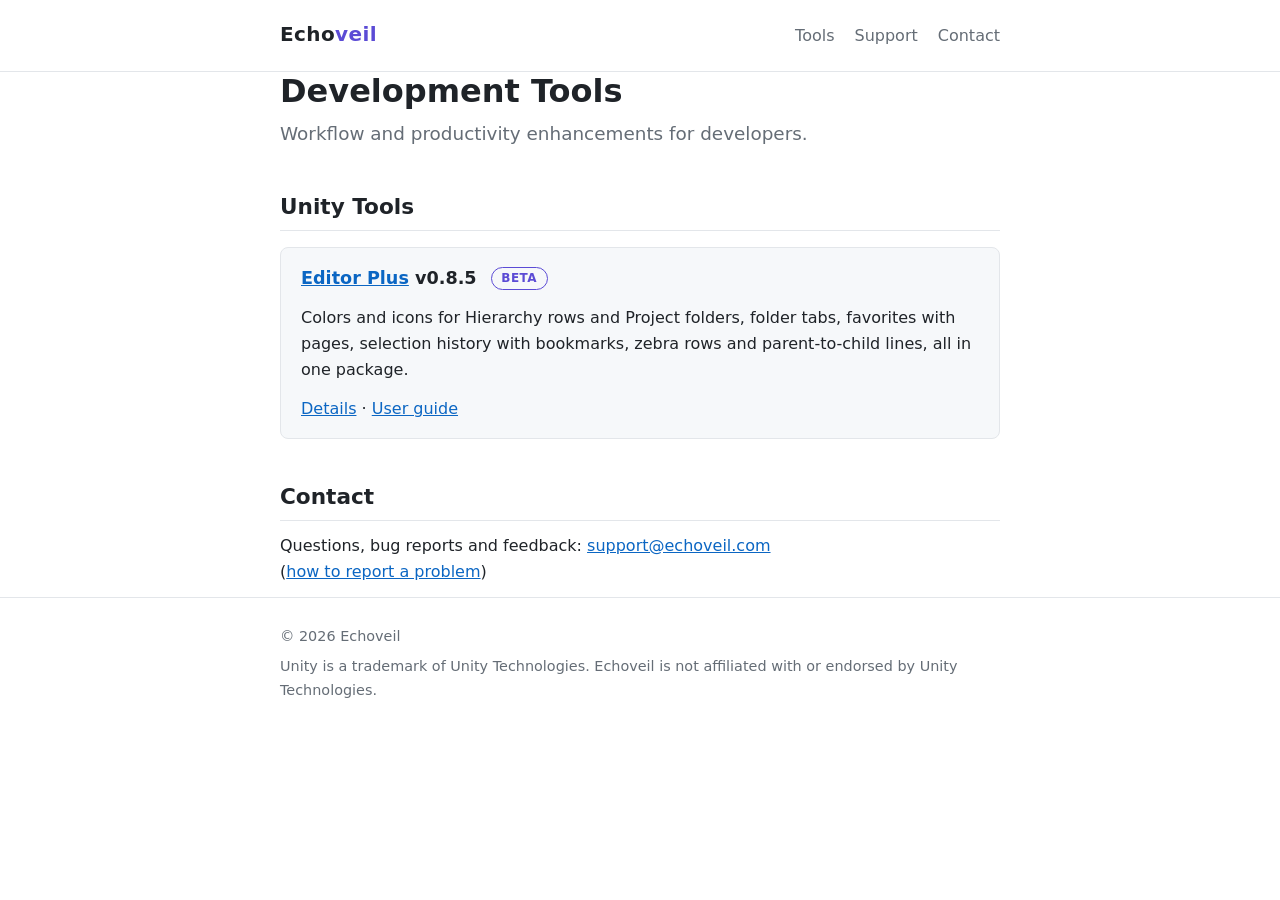
<file: index.html>
<!DOCTYPE html>
<html lang="en">
<head>
  <meta charset="UTF-8">
  <meta name="viewport" content="width=device-width, initial-scale=1">
  <title>Echoveil: tools for the Unity Editor</title>
  <meta name="description" content="Echoveil makes tools for the Unity Editor. Editor Plus adds colors, icons, tabs, favorites and navigation to the Hierarchy and Project windows.">
  <link rel="stylesheet" href="style.css">
</head>
<body>
  <header class="site">
    <div class="wrap">
      <a class="brand" href="index.html">Echo<span>veil</span></a>
      <nav aria-label="Main">
        <ul>
          <li><a href="index.html#tools">Tools</a></li>
          <!-- <li><a href="index.html#about">About</a></li> -->
          <li><a href="support.html">Support</a></li>
          <li><a href="index.html#contact">Contact</a></li>
        </ul>
      </nav>
    </div>
  </header>

  <main class="wrap">
    <h1>Development Tools</h1>
    <p class="lede">Workflow and productivity enhancements for developers.</p>

    <section id="tools">
      <h2>Unity Tools</h2>
      <div class="card">
        <h3><a href="editor-plus.html">Editor Plus</a> v0.8.5 <span class="badge">Beta</span></h3>
        <p>Colors and icons for Hierarchy rows and Project folders, folder tabs, favorites with pages,
           selection history with bookmarks, zebra rows and parent-to-child lines, all in one package.</p>
        <p><a href="editor-plus.html">Details</a> · <a href="docs/editor-plus.html">User guide</a></p>
      </div>
    </section>


    <section id="contact">
      <h2>Contact</h2>
      <p>Questions, bug reports and feedback:
         <a href="mailto:support@echoveil.com">support@echoveil.com</a><br>
         (<a href="support.html">how to report a problem</a>)</p>
    </section>
  </main>

  <footer class="site">
    <div class="wrap">
      <p>&copy; 2026 Echoveil</p>
      <p>Unity is a trademark of Unity Technologies. Echoveil is not affiliated with or endorsed by Unity Technologies.</p>
    </div>
  </footer>
</body>
</html>
</file>
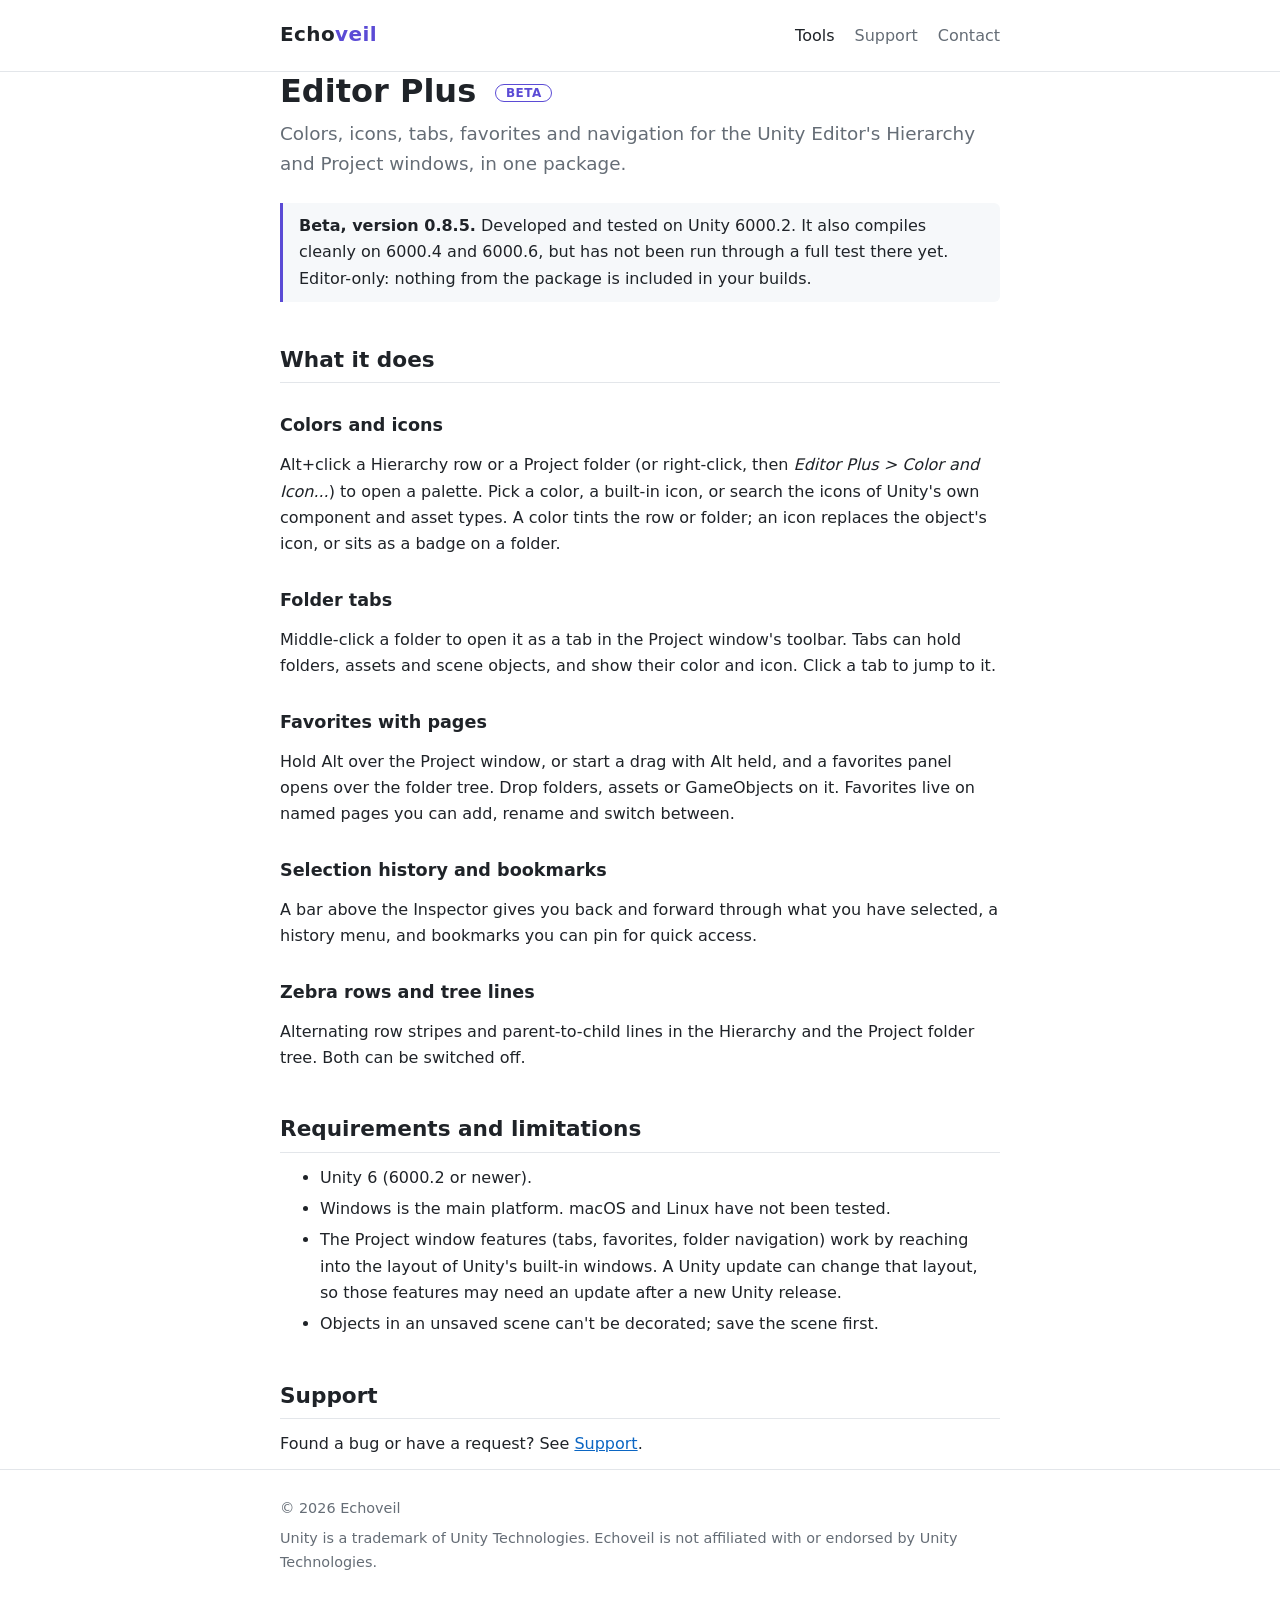
<file: editor-plus.html>
<!DOCTYPE html>
<html lang="en">
<head>
  <meta charset="UTF-8">
  <meta name="viewport" content="width=device-width, initial-scale=1">
  <title>Editor Plus | Echoveil</title>
  <meta name="description" content="Editor Plus for the Unity Editor: colors and icons for Hierarchy rows and Project folders, folder tabs, favorites, selection history, zebra rows and tree lines.">
  <link rel="stylesheet" href="style.css">
</head>
<body>
  <header class="site">
    <div class="wrap">
      <a class="brand" href="index.html">Echo<span>veil</span></a>
      <nav aria-label="Main">
        <ul>
          <li><a href="index.html#tools" aria-current="page">Tools</a></li>
          <!-- <li><a href="index.html#about">About</a></li> -->
          <li><a href="support.html">Support</a></li>
          <li><a href="index.html#contact">Contact</a></li>
        </ul>
      </nav>
    </div>
  </header>

  <main class="wrap">
    <h1>Editor Plus <span class="badge">Beta</span></h1>
    <p class="lede">Colors, icons, tabs, favorites and navigation for the Unity Editor's Hierarchy and Project windows, in one package.</p>

    <div class="note">
      <strong>Beta, version 0.8.5.</strong> Developed and tested on Unity 6000.2. It also compiles cleanly
      on 6000.4 and 6000.6, but has not been run through a full test there yet.
      Editor-only: nothing from the package is included in your builds.
    </div>

    <h2>What it does</h2>

    <h3>Colors and icons</h3>
    <p>Alt+click a Hierarchy row or a Project folder (or right-click, then <em>Editor Plus &gt; Color and Icon...</em>)
       to open a palette. Pick a color, a built-in icon, or search the icons of Unity's own component and asset types.
       A color tints the row or folder; an icon replaces the object's icon, or sits as a badge on a folder.</p>

    <h3>Folder tabs</h3>
    <p>Middle-click a folder to open it as a tab in the Project window's toolbar. Tabs can hold folders, assets and
       scene objects, and show their color and icon. Click a tab to jump to it.</p>

    <h3>Favorites with pages</h3>
    <p>Hold Alt over the Project window, or start a drag with Alt held, and a favorites panel opens over the folder tree.
       Drop folders, assets or GameObjects on it. Favorites live on named pages you can add, rename and switch between.</p>

    <h3>Selection history and bookmarks</h3>
    <p>A bar above the Inspector gives you back and forward through what you have selected, a history menu, and
       bookmarks you can pin for quick access.</p>

    <h3>Zebra rows and tree lines</h3>
    <p>Alternating row stripes and parent-to-child lines in the Hierarchy and the Project folder tree. Both can be switched off.</p>


    <h2>Requirements and limitations</h2>
    <ul>
      <li>Unity 6 (6000.2 or newer).</li>
      <li>Windows is the main platform. macOS and Linux have not been tested.</li>
      <li>The Project window features (tabs, favorites, folder navigation) work by reaching into the layout of
          Unity's built-in windows. A Unity update can change that layout, so those features may need an update
          after a new Unity release.</li>
      <li>Objects in an unsaved scene can't be decorated; save the scene first.</li>
    </ul>


    <h2>Support</h2>
    <p>Found a bug or have a request? See <a href="support.html">Support</a>.</p>
  </main>

  <footer class="site">
    <div class="wrap">
      <p>&copy; 2026 Echoveil</p>
      <p>Unity is a trademark of Unity Technologies. Echoveil is not affiliated with or endorsed by Unity Technologies.</p>
    </div>
  </footer>
</body>
</html>
</file>
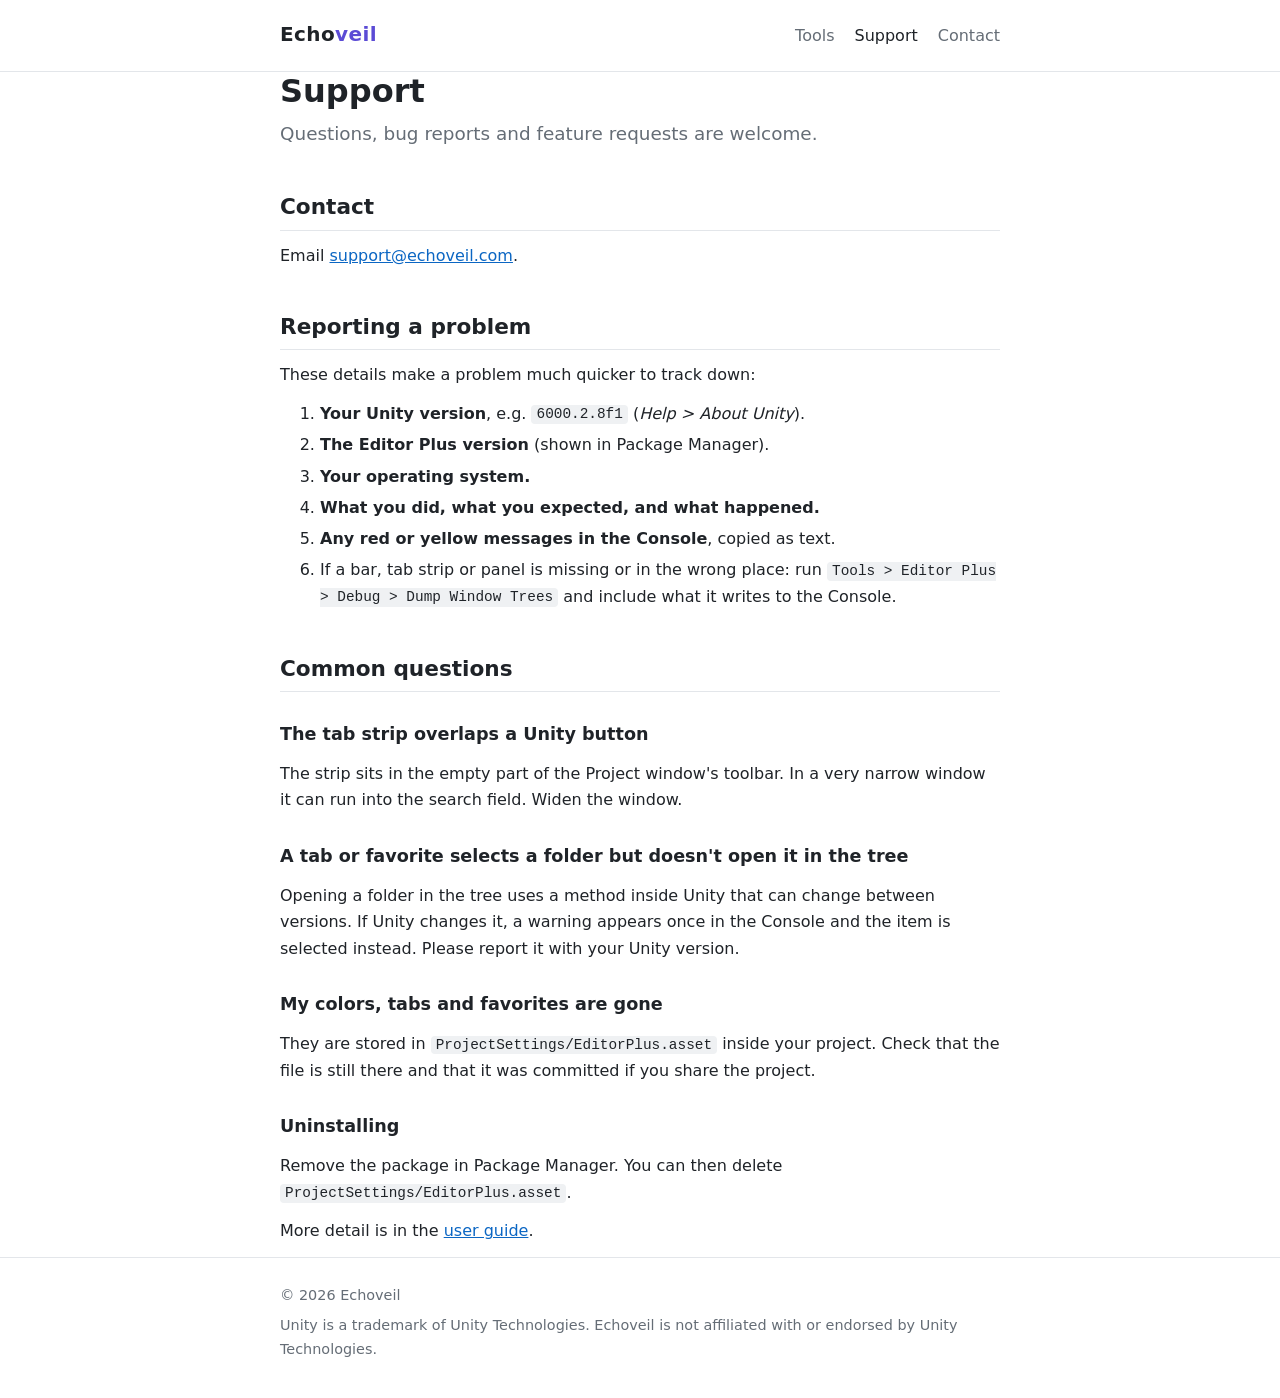
<file: support.html>
<!DOCTYPE html>
<html lang="en">
<head>
  <meta charset="UTF-8">
  <meta name="viewport" content="width=device-width, initial-scale=1">
  <title>Support | Echoveil</title>
  <meta name="description" content="How to get help with Echoveil's Unity Editor tools and how to report a problem.">
  <link rel="stylesheet" href="style.css">
</head>
<body>
  <header class="site">
    <div class="wrap">
      <a class="brand" href="index.html">Echo<span>veil</span></a>
      <nav aria-label="Main">
        <ul>
          <li><a href="index.html#tools">Tools</a></li>
          <!-- <li><a href="index.html#about">About</a></li> -->
          <li><a href="support.html" aria-current="page">Support</a></li>
          <li><a href="index.html#contact">Contact</a></li>
        </ul>
      </nav>
    </div>
  </header>

  <main class="wrap">
    <h1>Support</h1>
    <p class="lede">Questions, bug reports and feature requests are welcome.</p>

    <h2>Contact</h2>
    <p>Email <a href="mailto:support@echoveil.com">support@echoveil.com</a>.</p>

    <h2>Reporting a problem</h2>
    <p>These details make a problem much quicker to track down:</p>
    <ol>
      <li><strong>Your Unity version</strong>, e.g. <code>6000.2.8f1</code> (<em>Help &gt; About Unity</em>).</li>
      <li><strong>The Editor Plus version</strong> (shown in Package Manager).</li>
      <li><strong>Your operating system.</strong></li>
      <li><strong>What you did, what you expected, and what happened.</strong></li>
      <li><strong>Any red or yellow messages in the Console</strong>, copied as text.</li>
      <li>If a bar, tab strip or panel is missing or in the wrong place: run
          <code>Tools &gt; Editor Plus &gt; Debug &gt; Dump Window Trees</code> and include what it writes to the Console.</li>
    </ol>

    <h2>Common questions</h2>

    <h3>The tab strip overlaps a Unity button</h3>
    <p>The strip sits in the empty part of the Project window's toolbar. In a very narrow window it can run into the
       search field. Widen the window.</p>

    <h3>A tab or favorite selects a folder but doesn't open it in the tree</h3>
    <p>Opening a folder in the tree uses a method inside Unity that can change between versions. If Unity changes it,
       a warning appears once in the Console and the item is selected instead. Please report it with your Unity version.</p>

    <h3>My colors, tabs and favorites are gone</h3>
    <p>They are stored in <code>ProjectSettings/EditorPlus.asset</code> inside your project. Check that the file is still there
       and that it was committed if you share the project.</p>

    <h3>Uninstalling</h3>
    <p>Remove the package in Package Manager. You can then delete <code>ProjectSettings/EditorPlus.asset</code>.</p>

    <p>More detail is in the <a href="docs/editor-plus.html">user guide</a>.</p>
  </main>

  <footer class="site">
    <div class="wrap">
      <p>&copy; 2026 Echoveil</p>
      <p>Unity is a trademark of Unity Technologies. Echoveil is not affiliated with or endorsed by Unity Technologies.</p>
    </div>
  </footer>
</body>
</html>
</file>
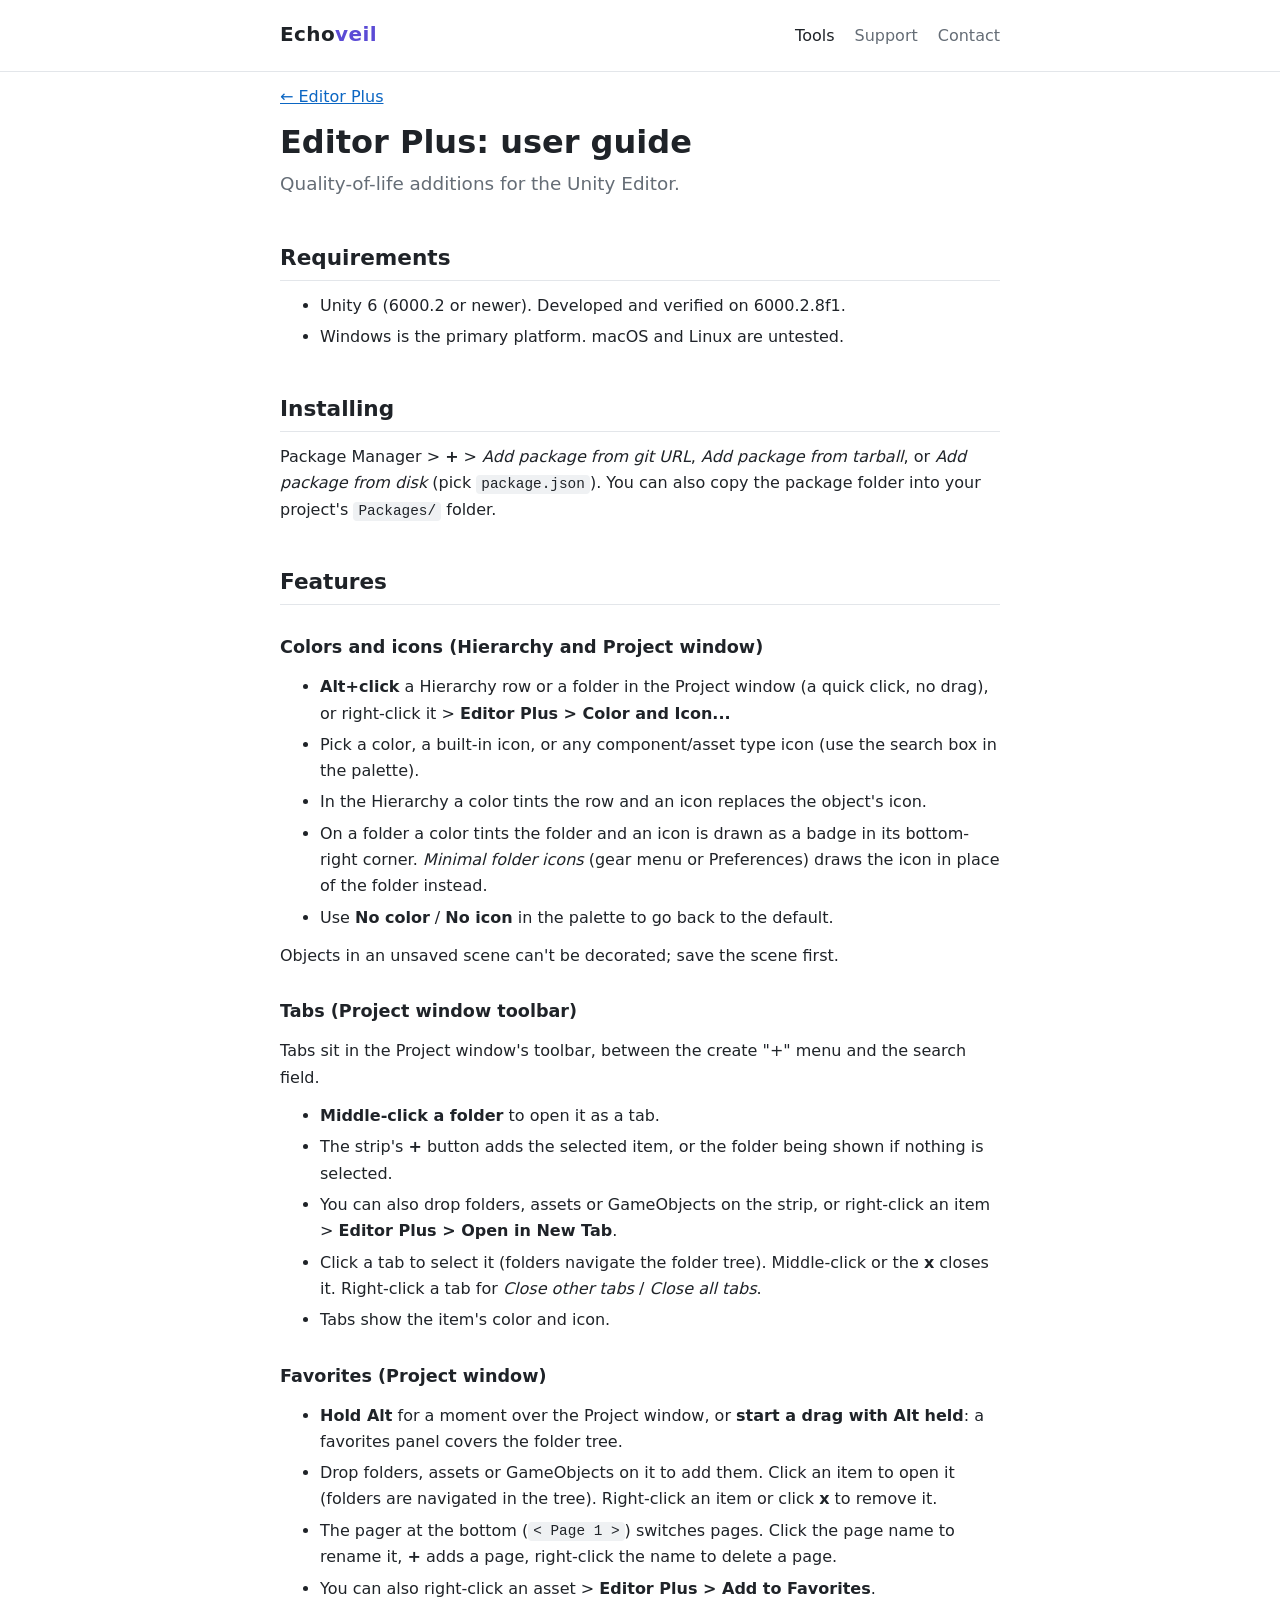
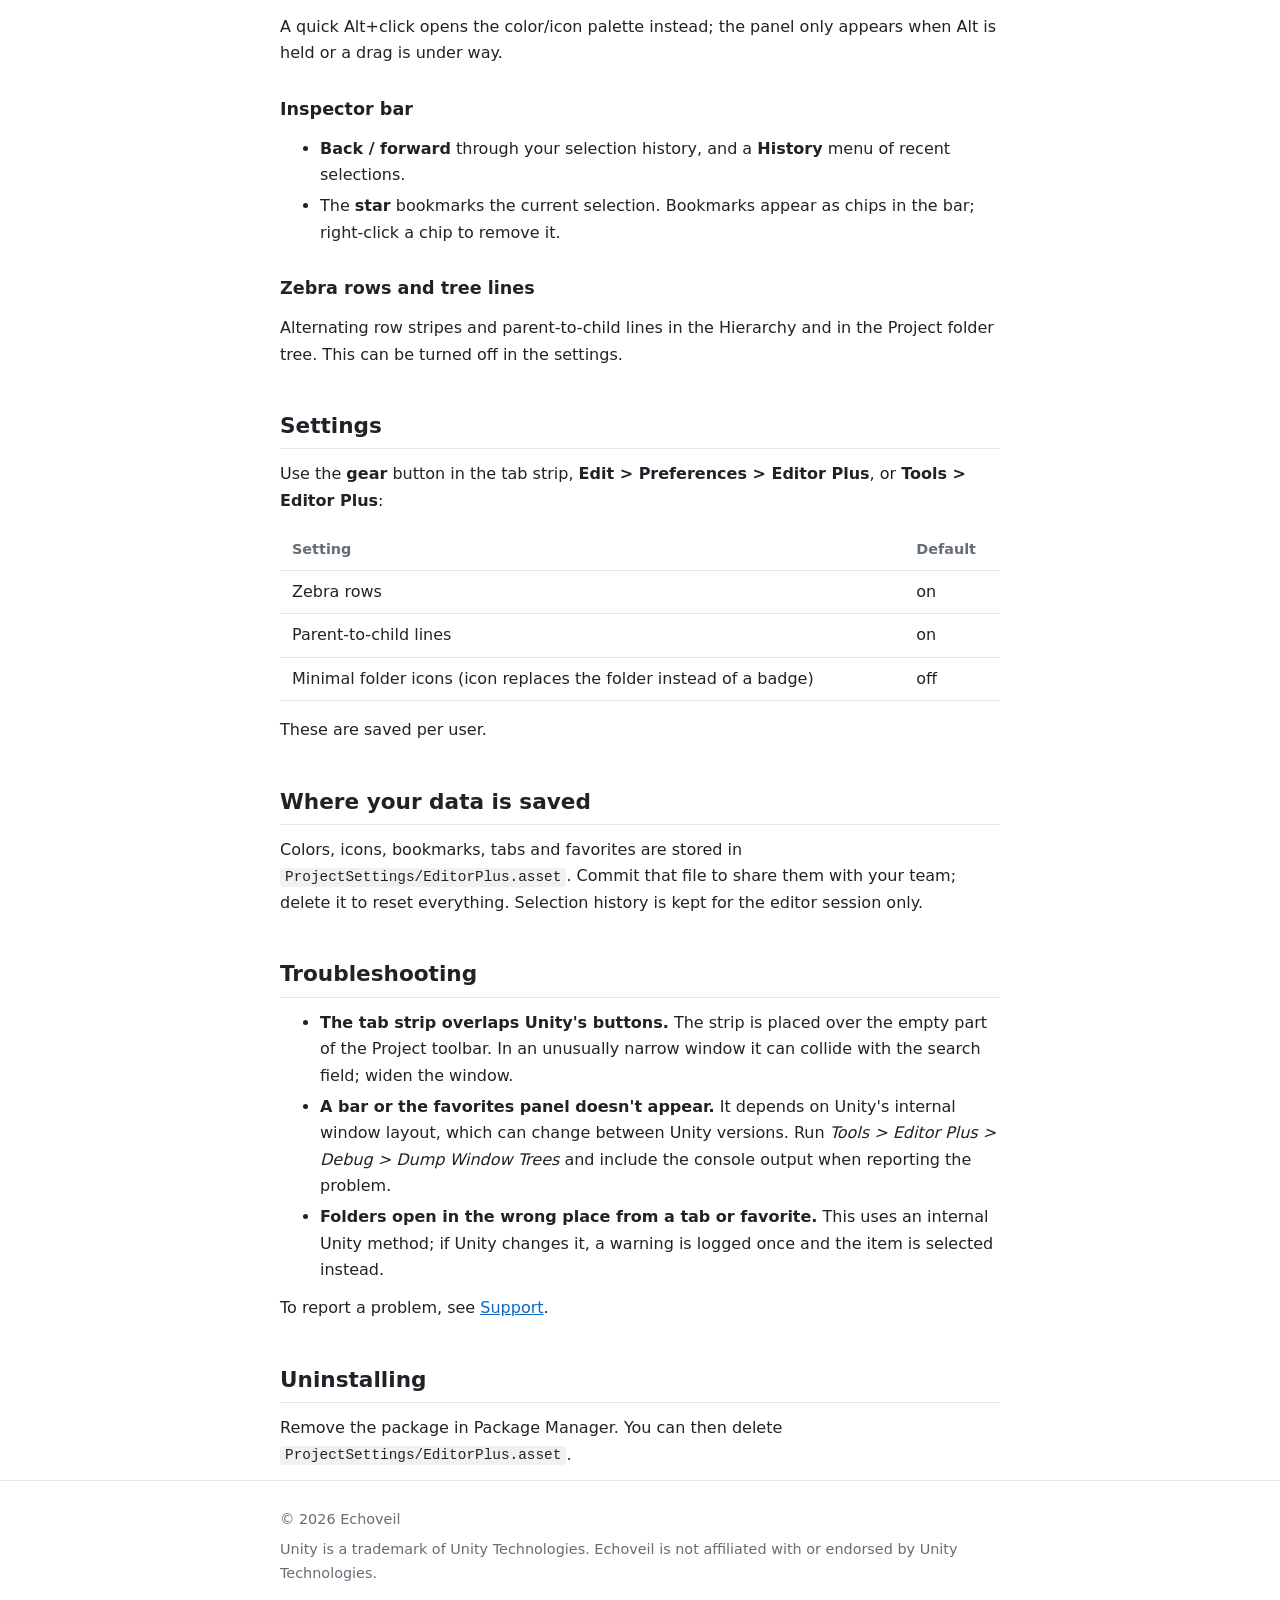
<file: docs/editor-plus.html>
<!DOCTYPE html>
<html lang="en">
<head>
  <meta charset="UTF-8">
  <meta name="viewport" content="width=device-width, initial-scale=1">
  <title>Editor Plus user guide | Echoveil</title>
  <meta name="description" content="User guide for Editor Plus, a Unity Editor package: colors and icons, folder tabs, favorites, selection history, zebra rows and tree lines.">
  <link rel="stylesheet" href="../style.css">
</head>
<body>
  <header class="site">
    <div class="wrap">
      <a class="brand" href="../index.html">Echo<span>veil</span></a>
      <nav aria-label="Main">
        <ul>
          <li><a href="../index.html#tools" aria-current="page">Tools</a></li>
          <!-- <li><a href="../index.html#about">About</a></li> -->
          <li><a href="../support.html">Support</a></li>
          <li><a href="../index.html#contact">Contact</a></li>
        </ul>
      </nav>
    </div>
  </header>

  <main class="wrap">
    <p><a href="../editor-plus.html">&larr; Editor Plus</a></p>
    <h1>Editor Plus: user guide</h1>
    <p class="lede">Quality-of-life additions for the Unity Editor.</p>

    <h2 id="requirements">Requirements</h2>
    <ul>
      <li>Unity 6 (6000.2 or newer). Developed and verified on 6000.2.8f1.</li>
      <li>Windows is the primary platform. macOS and Linux are untested.</li>
    </ul>

    <h2 id="installing">Installing</h2>
    <p>Package Manager &gt; <strong>+</strong> &gt; <em>Add package from git URL</em>, <em>Add package from tarball</em>, or
       <em>Add package from disk</em> (pick <code>package.json</code>). You can also copy the package folder into your project's
       <code>Packages/</code> folder.</p>

    <h2 id="features">Features</h2>

    <h3 id="colors-icons">Colors and icons (Hierarchy and Project window)</h3>
    <ul>
      <li><strong>Alt+click</strong> a Hierarchy row or a folder in the Project window (a quick click, no drag), or right-click it
          &gt; <strong>Editor Plus &gt; Color and Icon...</strong></li>
      <li>Pick a color, a built-in icon, or any component/asset type icon (use the search box in the palette).</li>
      <li>In the Hierarchy a color tints the row and an icon replaces the object's icon.</li>
      <li>On a folder a color tints the folder and an icon is drawn as a badge in its bottom-right corner.
          <em>Minimal folder icons</em> (gear menu or Preferences) draws the icon in place of the folder instead.</li>
      <li>Use <strong>No color</strong> / <strong>No icon</strong> in the palette to go back to the default.</li>
    </ul>
    <p>Objects in an unsaved scene can't be decorated; save the scene first.</p>

    <h3 id="tabs">Tabs (Project window toolbar)</h3>
    <p>Tabs sit in the Project window's toolbar, between the create "+" menu and the search field.</p>
    <ul>
      <li><strong>Middle-click a folder</strong> to open it as a tab.</li>
      <li>The strip's <strong>+</strong> button adds the selected item, or the folder being shown if nothing is selected.</li>
      <li>You can also drop folders, assets or GameObjects on the strip, or right-click an item
          &gt; <strong>Editor Plus &gt; Open in New Tab</strong>.</li>
      <li>Click a tab to select it (folders navigate the folder tree). Middle-click or the <strong>x</strong> closes it.
          Right-click a tab for <em>Close other tabs</em> / <em>Close all tabs</em>.</li>
      <li>Tabs show the item's color and icon.</li>
    </ul>

    <h3 id="favorites">Favorites (Project window)</h3>
    <ul>
      <li><strong>Hold Alt</strong> for a moment over the Project window, or <strong>start a drag with Alt held</strong>:
          a favorites panel covers the folder tree.</li>
      <li>Drop folders, assets or GameObjects on it to add them. Click an item to open it (folders are navigated in the tree).
          Right-click an item or click <strong>x</strong> to remove it.</li>
      <li>The pager at the bottom (<code>&lt; Page 1 &gt;</code>) switches pages. Click the page name to rename it,
          <strong>+</strong> adds a page, right-click the name to delete a page.</li>
      <li>You can also right-click an asset &gt; <strong>Editor Plus &gt; Add to Favorites</strong>.</li>
    </ul>
    <p>A quick Alt+click opens the color/icon palette instead; the panel only appears when Alt is held or a drag is under way.</p>

    <h3 id="inspector-bar">Inspector bar</h3>
    <ul>
      <li><strong>Back / forward</strong> through your selection history, and a <strong>History</strong> menu of recent selections.</li>
      <li>The <strong>star</strong> bookmarks the current selection. Bookmarks appear as chips in the bar; right-click a chip to remove it.</li>
    </ul>

    <h3 id="zebra-lines">Zebra rows and tree lines</h3>
    <p>Alternating row stripes and parent-to-child lines in the Hierarchy and in the Project folder tree. This can be turned off in the settings.</p>

    <h2 id="settings">Settings</h2>
    <p>Use the <strong>gear</strong> button in the tab strip, <strong>Edit &gt; Preferences &gt; Editor Plus</strong>, or
       <strong>Tools &gt; Editor Plus</strong>:</p>
    <table>
      <thead><tr><th>Setting</th><th>Default</th></tr></thead>
      <tbody>
        <tr><td>Zebra rows</td><td>on</td></tr>
        <tr><td>Parent-to-child lines</td><td>on</td></tr>
        <tr><td>Minimal folder icons (icon replaces the folder instead of a badge)</td><td>off</td></tr>
      </tbody>
    </table>
    <p>These are saved per user.</p>

    <h2 id="data">Where your data is saved</h2>
    <p>Colors, icons, bookmarks, tabs and favorites are stored in <code>ProjectSettings/EditorPlus.asset</code>. Commit that file to
       share them with your team; delete it to reset everything. Selection history is kept for the editor session only.</p>

    <h2 id="troubleshooting">Troubleshooting</h2>
    <ul>
      <li><strong>The tab strip overlaps Unity's buttons.</strong> The strip is placed over the empty part of the Project toolbar.
          In an unusually narrow window it can collide with the search field; widen the window.</li>
      <li><strong>A bar or the favorites panel doesn't appear.</strong> It depends on Unity's internal window layout, which can change
          between Unity versions. Run <em>Tools &gt; Editor Plus &gt; Debug &gt; Dump Window Trees</em> and include the console output
          when reporting the problem.</li>
      <li><strong>Folders open in the wrong place from a tab or favorite.</strong> This uses an internal Unity method; if Unity changes it,
          a warning is logged once and the item is selected instead.</li>
    </ul>
    <p>To report a problem, see <a href="../support.html">Support</a>.</p>

    <h2 id="uninstalling">Uninstalling</h2>
    <p>Remove the package in Package Manager. You can then delete <code>ProjectSettings/EditorPlus.asset</code>.</p>
  </main>

  <footer class="site">
    <div class="wrap">
      <p>&copy; 2026 Echoveil</p>
      <p>Unity is a trademark of Unity Technologies. Echoveil is not affiliated with or endorsed by Unity Technologies.</p>
    </div>
  </footer>
</body>
</html>
</file>
<file: style.css>
:root {
  --bg: #ffffff;
  --text: #1f2328;
  --muted: #656d76;
  --line: #e3e6ea;
  --card: #f6f8fa;
  --link: #0b66c3;
  --accent: #5b4bd5;
  --code-bg: #eff1f3;
}

@media (prefers-color-scheme: dark) {
  :root {
    --bg: #14161a;
    --text: #e6e8eb;
    --muted: #9aa3ad;
    --line: #2a2f36;
    --card: #1b1e24;
    --link: #6cb0ff;
    --accent: #9a8cff;
    --code-bg: #23272e;
  }
}

* { box-sizing: border-box; }

body {
  margin: 0;
  background: var(--bg);
  color: var(--text);
  font-family: system-ui, -apple-system, "Segoe UI", Roboto, sans-serif;
  line-height: 1.65;
}

.wrap { max-width: 760px; margin: 0 auto; padding: 0 1.25rem; }

a { color: var(--link); }

/* ---- header / nav ---- */
header.site { border-bottom: 1px solid var(--line); }
header.site .wrap {
  display: flex; flex-wrap: wrap; align-items: baseline;
  justify-content: space-between; gap: 0.5rem 1.5rem; padding-top: 1.1rem; padding-bottom: 1.1rem;
}
.brand { font-size: 1.25rem; font-weight: 700; letter-spacing: 0.02em; text-decoration: none; color: var(--text); }
.brand span { color: var(--accent); }
nav ul { list-style: none; display: flex; flex-wrap: wrap; gap: 0.25rem 1.25rem; margin: 0; padding: 0; }
nav a { text-decoration: none; color: var(--muted); }
nav a:hover, nav a[aria-current="page"] { color: var(--text); }

/* ---- content ---- */
main { padding: 2rem 0 3rem; }
h1 { font-size: 2rem; line-height: 1.2; margin: 0 0 0.5rem; }
h2 { font-size: 1.35rem; margin: 2.5rem 0 0.75rem; padding-bottom: 0.3rem; border-bottom: 1px solid var(--line); }
h3 { font-size: 1.1rem; margin: 1.75rem 0 0.5rem; }
.lede { font-size: 1.15rem; color: var(--muted); margin: 0 0 1.5rem; }
p, ul, ol { margin: 0.75rem 0; }
li { margin: 0.3rem 0; }

code, kbd {
  background: var(--code-bg); border-radius: 4px; padding: 0.1em 0.35em;
  font-family: ui-monospace, "Cascadia Code", Consolas, monospace; font-size: 0.9em;
}

.card {
  background: var(--card); border: 1px solid var(--line); border-radius: 8px;
  padding: 1rem 1.25rem; margin: 1rem 0;
}
.card h3 { margin-top: 0; }
.card p:last-child { margin-bottom: 0; }

.badge {
  display: inline-block; font-size: 0.75rem; font-weight: 600; letter-spacing: 0.04em;
  text-transform: uppercase; color: var(--accent); border: 1px solid var(--accent);
  border-radius: 999px; padding: 0.05rem 0.6rem; vertical-align: middle; margin-left: 0.5rem;
}

.note {
  border-left: 3px solid var(--accent); background: var(--card);
  padding: 0.6rem 1rem; margin: 1rem 0; border-radius: 0 6px 6px 0;
}

table { border-collapse: collapse; width: 100%; margin: 1rem 0; }
th, td { text-align: left; padding: 0.5rem 0.75rem; border-bottom: 1px solid var(--line); }
th { color: var(--muted); font-weight: 600; font-size: 0.9rem; }

/* Marks things that still need to be filled in. Remove the class once they are. */
.todo { background: #fff3b0; color: #5c4400; border-radius: 3px; padding: 0 0.25em; }

/* ---- footer ---- */
footer.site { border-top: 1px solid var(--line); color: var(--muted); font-size: 0.9rem; }
footer.site .wrap { padding-top: 1.25rem; padding-bottom: 2rem; }
footer.site p { margin: 0.4rem 0; }
</file>
